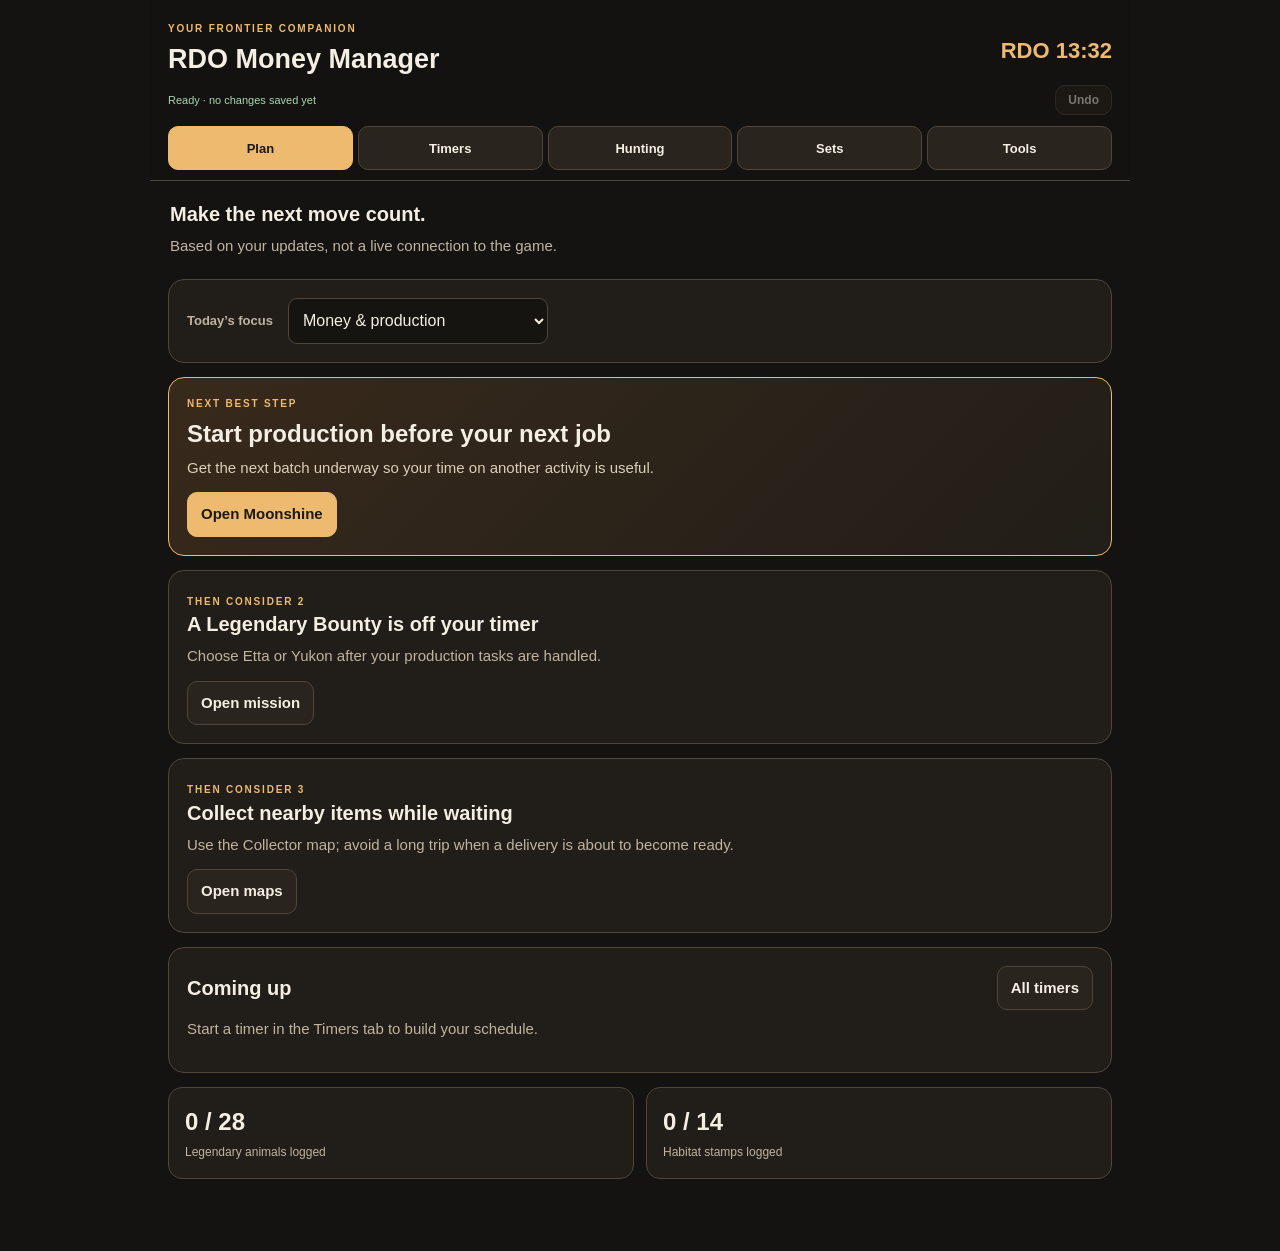
<file: index.html>
<!doctype html>
<html lang="en">
<head>
<meta charset="utf-8"><meta name="viewport" content="width=device-width,initial-scale=1,viewport-fit=cover">
<meta name="theme-color" content="#1c1814"><meta name="apple-mobile-web-app-capable" content="yes">
<meta name="description" content="A private, on-device Red Dead Online timer and collection companion.">
<title>RDO Money Manager · Companion</title>
<link rel="stylesheet" href="./companion.css?v=20260922a">
<script type="module" src="./companion.mjs?v=20260922a"></script>
</head>
<body>
<a class="skip" href="#main">Skip to tracker</a>
<header><div class="brand"><div><span class="eyebrow">YOUR FRONTIER COMPANION</span><h1>RDO Money Manager</h1></div><span id="gameClock" class="clock">--:--</span></div>
<div class="savebar"><span id="saveStatus" role="status">Loading saved progress…</span><button id="undo" data-action="undo" disabled>Undo</button></div>
<nav aria-label="Tracker sections"><button data-view="plan" aria-pressed="true">Plan</button><button data-view="timers" aria-pressed="false">Timers</button><button data-view="hunt" aria-pressed="false">Hunting</button><button data-view="sets" aria-pressed="false">Sets</button><button data-view="tools" aria-pressed="false">Tools</button></nav>
</header>
<main id="main">
<div id="loading" class="card"><h2>Restoring your progress</h2><p>Your existing timers and collections are read before new defaults can be saved.</p><noscript>This tracker needs JavaScript enabled in your browser.</noscript></div>
<div id="app" hidden>
<section data-panel="plan">
<div class="sectionheading"><h2>Make the next move count.</h2><p>Based on your updates, not a live connection to the game.</p></div>
<div class="card controls"><label for="goal">Today’s focus</label><select id="goal" data-setting="goal"><option value="cash">Money & production</option><option value="collection">Finish my collections</option></select></div>
<div id="recommendations"></div>
<div class="card"><div class="heading"><h2>Coming up</h2><button data-view="timers">All timers</button></div><div id="upcoming"></div></div>
<div class="stats"><div><strong id="planLegends">0 / 28</strong><span>Legendary animals logged</span></div><div><strong id="planSet">0 / 14</strong><span>Habitat stamps logged</span></div></div>
</section>
<section data-panel="timers" hidden>
<div class="sectionheading"><h2>Tap what happened.</h2><p>Closing your phone does not reset these time calculations. In-game production can still stop; pause or correct its estimate when needed.</p></div>
<article class="card" id="etta"><div class="heading"><h2>Etta Doyle</h2><span class="pill" id="ettaBadge">Not running</span></div>
<p>Start when you regain control after the cutscene. The capture cue is an approximate reminder; wait for her leaving dialogue.</p>
<strong id="ettaElapsed" class="timer">00:00</strong><div id="ettaCue" class="notice">Ready for a new run.</div>
<label for="ettaTarget">Your turn-in checkpoint</label><select id="ettaTarget" data-setting="ettaTarget"><option value="12">12 minutes</option><option value="30">30 minutes</option></select>
<div class="actions"><button class="primary" data-action="ettaStart">Start after cutscene</button><button data-action="ettaCaptured">Etta hogtied</button><button data-action="ettaFinish">Turned her in</button><button data-action="ettaCancel">Cancel / failed run</button></div>
<small>Checkpoints are choices, not a guarantee of the best payout per hour. No background alarm is promised.</small></article>
<article class="card" id="bounty"><div class="heading"><h2>Legendary Bounty cooldown</h2><span class="pill">Shared timer</span></div><strong class="timer" id="bountyTimer">Ready</strong><p>Etta and Yukon use this planning timer. Correct it to match the in-game board.</p><div class="actions"><button data-action="yukonFinish">Finished Yukon</button><button data-action="editTimer" data-timer="bounty">Correct remaining time</button></div></article>
<article class="card" id="moon"><div class="heading"><h2>Moonshine</h2><span class="pill" id="moonBadge">Idle</span></div>
<label for="recipe">Flavor you are tracking</label><input id="recipe" maxlength="60" value="Berry Cobbler" data-field="recipe">
<div class="two"><div><label for="moonMinutes">Production minutes shown in-game</label><input id="moonMinutes" type="number" min="1" max="360" inputmode="decimal" data-setting="moonMinutes"></div><div><label>Estimated time left</label><strong id="moonTimer" class="timer compact">Not started</strong></div></div>
<div class="actions"><button class="primary" data-action="moonStart">Start batch</button><button data-action="moonPause" id="moonPause">Pause production</button><button data-action="moonReady">Ready in-game</button><button data-action="moonSold">Sold batch</button><button data-action="editTimer" data-timer="moon">Correct time left</button></div>
<div class="divider"></div><div class="heading"><h3>Buyer cycle</h3><strong id="buyerTimer">Not synced</strong></div><p id="buyerCycleNote">Enter the current in-game reset countdown once. Names still need checking each cycle.</p>
<div class="actions"><button data-action="editTimer" data-timer="buyer">Sync reset countdown</button></div>
<label for="buyerStatus">What did Marcel show for this flavor?</label><select id="buyerStatus" data-field="buyerStatus"><option value="unknown">Not checked this cycle</option><option value="preferred">A preferred buyer is available</option><option value="bert">Checked — only Bert / no preferred buyer</option></select>
<label for="buyerName">Confirmed buyer name (optional)</label><input id="buyerName" maxlength="60" placeholder="Name from your game" data-field="buyerName">
<div class="notice" id="buyerDecision"></div>
<details><summary>Compare selling now with waiting</summary><p>This replaces the old fixed 18-minute rule. Use actual RDO$ offers. The result is an optimistic estimate, not a guaranteed optimal strategy.</p>
<div class="two"><div><label for="offerNow">Best offer available now (RDO$)</label><input id="offerNow" data-quote="offerNow" type="number" min="0" max="100000" step="0.01" inputmode="decimal"></div><div><label for="offerBetter">Expected preferred offer (RDO$)</label><input id="offerBetter" data-quote="offerBetter" type="number" min="0" max="100000" step="0.01" inputmode="decimal"></div><div><label for="nextCost">Next batch’s total costs (RDO$)</label><input id="nextCost" data-quote="nextCost" type="number" min="0" max="100000" step="0.01" inputmode="decimal"></div><div><label for="deliveryMinutes">Delivery + restart minutes (estimate)</label><input id="deliveryMinutes" data-quote="deliveryMinutes" type="number" min="1" max="120" inputmode="decimal"></div></div>
<small>Wait limit = extra sale revenue ÷ estimated net revenue per minute of the next batch. Assumes the preferred buyer appears at the next reset; excludes other jobs and travel to the shack. Do not count sunk costs from the current batch again.</small></details>
<details><summary>Berry Cobbler ingredients</summary><p>Canned Peaches + Peach + Raspberry. Buy the peach items in the game; use the plant map to find raspberry bushes in the Heartlands.</p><a class="button" href="https://jeanropke.github.io/RDOMap/" target="_blank" rel="noopener noreferrer">Open plant / animal map ↗</a></details></article>
<article class="card" id="trader"><div class="heading"><h2>Trader</h2><span class="pill">Your last observation</span></div>
<label for="goods">Goods you see in Cripps’ menu</label><div class="stepper"><button data-action="goodsMinus" aria-label="Subtract five goods">−5</button><input id="goods" type="number" min="0" max="100" data-field="goods" inputmode="numeric"><button data-action="goodsPlus" aria-label="Add five goods">+5</button></div>
<div class="two"><div><label for="materials">Materials</label><select id="materials" data-field="materials"><option value="unknown">Not checked</option><option value="good">Good</option><option value="low">Low</option></select></div><div><label for="supplies">Supplies</label><select id="supplies" data-field="supplies"><option value="unknown">Not checked</option><option value="good">Supplied</option><option value="need">Need resupply</option></select></div></div>
<div class="actions"><button data-action="traderResupply">Resupplied · set 50m check</button><button data-action="traderSold">Delivered wagon</button></div><p id="traderReminder">Goods do not increase automatically: missions and missing materials can stop production.</p></article>
<div class="two"><article class="card" id="telegram"><h2>Telegram</h2><strong class="timer compact" id="telegramTimer">Ready</strong><div class="actions"><button data-action="telegramFinish">Finished Telegram</button><button data-action="editTimer" data-timer="telegram">Correct timer</button></div></article><article class="card" id="harriet"><h2>Harriet list reminder</h2><strong class="timer compact" id="harrietTimer">Not set</strong><div class="actions"><button data-action="harrietStart">List just rotated</button><button data-action="editTimer" data-timer="harriet">Set remaining</button></div><small>A reminder to check the list, not a live mission list.</small></article></div>
</section>
<section data-panel="hunt" hidden>
<div class="sectionheading"><h2>Hunt eligible animals first.</h2><p>28 free-roam variants. Preferred times are helpful, not hard spawn gates. Cooldowns here are manually logged community estimates, not server readings.</p></div>
<div class="card"><div class="heading"><h3>Game-time calibration</h3><span id="clockState" class="pill">Estimated clock</span></div><p>Uses the Jean Ropke clock formula, with your saved correction. Recalibrate after a mission/session if your game clock differs.</p><div class="two"><div><label for="calibration">Time you see in RDO</label><input id="calibration" type="time"></div><div><label for="weather">Weather you see in RDO</label><select id="weather" data-field="weather"><option value="unknown">Not sure</option><option value="clear">Clear</option><option value="rain">Rain</option><option value="foggy">Foggy</option><option value="storm">Storm</option></select></div></div><div class="actions"><button data-action="calibrate">Save clock correction</button><button data-action="clockReset">Use map clock</button></div><small>Weather becomes “unconfirmed” after 15 real minutes until you check it again.</small></div>
<div class="card"><div class="two"><label class="check"><input type="checkbox" id="missingOnly" data-filter="missingOnly"> Only animals I still need</label><label class="check"><input type="checkbox" id="hideCooldowns" data-filter="hideCooldowns"> Hide species on cooldown</label></div><label for="animalSearch">Find an animal</label><input id="animalSearch" type="search" placeholder="Try Emerald, fox, gator…"><p id="huntCount"></p></div>
<div id="huntList"></div>
<details class="card"><summary>What does the 72-hour timer mean?</summary><p>The tracker uses Jean Ropke’s 72-real-hour species timer as a planning estimate. It cannot see who triggered a spawn or your actual server cooldown. Other players and scripted missions can differ. “Got it now” logs a cooldown; “Already have it” only updates the checklist. Clear a mistaken timer below or use Undo.</p><div id="cooldownControls"></div></details>
<div class="card" id="maps"><h3>Maps & reference</h3><p>“Map pins” opens the selected animal’s Jean Ropke preview. These are possible spawn locations, not live animals in your lobby.</p><div class="actions"><a class="button" href="https://jeanropke.github.io/RDOMap/" target="_blank" rel="noopener noreferrer">Full RDO map ↗</a><a class="button" href="https://jeanropke.github.io/RDR2CollectorsMap/" target="_blank" rel="noopener noreferrer">Collector map ↗</a></div></div>
</section>
<section data-panel="sets" hidden>
<div class="sectionheading"><h2>Mountain & Grassland</h2><p>A sample and a Harriet stamp are different steps. Mark what you actually completed in-game.</p></div>
<div class="card"><div class="heading"><h3 id="setProgress">0 / 14 stamped</h3><span class="pill" id="sampleProgress">0 sampled</span></div><progress id="setBar" value="0" max="14"></progress><div id="setAdvice" class="notice"></div><label class="check"><input id="setMissing" type="checkbox"> Show missing stamps only</label><div class="actions"><button data-action="setReset">New checklist after trade-in</button></div><small>Clears only this set’s sample/stamp checkboxes after you confirm. Does not sell or trade anything in-game.</small></div>
<div id="setList"></div><div class="card"><h3>Use the map instead of roaming blindly</h3><p>Heartlands: bison, pronghorns and deer. Little Creek / Cumberland: elk. Grizzlies: bighorns. Save a nighttime pass for timber wolves and badgers. These are suggested search areas, not a guaranteed shortest route.</p><a class="button" href="https://jeanropke.github.io/RDOMap/" target="_blank" rel="noopener noreferrer">Show the animal map ↗</a></div>
</section>
<section data-panel="tools" hidden>
<div class="sectionheading"><h2>Your saves, your settings.</h2><p>No Rockstar login. No server save or paid service. Your progress stays in this browser unless you export it.</p></div>
<div class="card"><h3>Save health</h3><p id="saveDetail">Checking…</p><div class="actions"><button data-action="backupExport">Export backup</button><button data-action="backupImport">Restore backup</button><button data-action="testStart">Run 60-second save test</button></div><input id="importFile" type="file" accept=".json,application/json" hidden><div id="testStatus" class="notice">A backup file protects progress even if the browser removes website data.</div><p>For the test, start it, lock your phone or switch apps, then return. It should show the elapsed time correctly. Browser tests cannot guarantee how your particular iPhone handles storage.</p><small>Keep using the same browser. Clearing website data or moving between an in-app browser and Safari can mean a different save. Export before changing browsers.</small></div>
<div class="card"><h3>Timer defaults</h3><p>Editable planning values. Match the numbers your game actually shows.</p><div class="two"><div><label for="bountyMinutes">Legendary Bounty minutes</label><input id="bountyMinutes" type="number" min="1" max="360" data-setting="bountyMinutes"></div><div><label for="telegramMinutes">Telegram minutes</label><input id="telegramMinutes" type="number" min="1" max="360" data-setting="telegramMinutes"></div><div><label for="buyerCycleMinutes">Buyer-cycle minutes</label><input id="buyerCycleMinutes" type="number" min="1" max="360" data-setting="buyerCycleMinutes"></div><div><label for="harrietMinutes">Harriet reminder minutes</label><input id="harrietMinutes" type="number" min="1" max="360" data-setting="harrietMinutes"></div></div><label for="bonusUntil">You verified a Telegram bonus — expiry date</label><input id="bonusUntil" type="date" data-setting="bonusUntil"><small>Blank means no assumed bonus. Expired dates stop affecting priorities automatically. This is not a live bonus feed.</small></div>
<div class="card"><div class="heading"><h3>Session RDO$</h3><button data-action="ledgerNew">New session</button></div><p id="ledgerSummary">Log actual money received; no guessed posse cuts.</p><div class="two"><div><label for="moneyMine">Your net change</label><input id="moneyMine" type="number" step="0.01" inputmode="decimal" placeholder="Payout minus costs"></div><div><label for="moneyFriend">Friend’s actual net change</label><input id="moneyFriend" type="number" step="0.01" inputmode="decimal" placeholder="Optional"></div></div><label for="moneyNote">Activity (optional)</label><input id="moneyNote" maxlength="80" placeholder="Trader delivery"><div class="actions"><button data-action="ledgerAdd">Log earnings</button></div><small>Hourly rate uses elapsed real time from this session’s first log. Start a new session after a long break; it is not a skill rating.</small></div>
<details class="card"><summary>Recent changes</summary><div id="history"></div></details>
<details class="card"><summary>Sources, limits & older version</summary><p>Animal windows and map links use the community-maintained <a href="https://github.com/jeanropke/RDOMap/blob/master/data/animal_legendary.json" target="_blank" rel="noopener noreferrer">Jean Ropke dataset</a>. Its <a href="https://github.com/jeanropke/RDOMap/blob/master/assets/js/legendary.js" target="_blank" rel="noopener noreferrer">species timer implementation</a> informs the manual cooldown estimates. Habitat guidance is retained from the previous tracker.</p><p>This app cannot detect your game state, guarantee spawns, predict buyer names, or send a reliable alarm while your phone is locked. It never requests account credentials. Imported backups are validated before use.</p><p>The original tracker files are preserved. <a href="./classic.html">Open the older tracker</a> (its saves are separate after the new app’s first import).</p><small>Build <span id="buildVersion">20260922a</span> · RDO Companion</small></details>
</section>
</div>
</main>
<dialog id="timerDialog"><form id="timerForm"><h2 id="timerTitle">Correct timer</h2><p>Enter minutes, MM:SS, or H:MM:SS. This changes the tracker only.</p><label for="timerInput">Remaining time</label><input id="timerInput" required placeholder="12:30" inputmode="decimal" autocomplete="off"><div class="actions"><button class="primary" type="submit">Save remaining time</button><button type="button" data-action="closeDialog">Cancel</button></div><p id="timerError" class="error" role="alert"></p></form></dialog>
<dialog id="mapDialog"><div class="heading"><h2 id="mapTitle">Animal map</h2><button data-action="closeMap">Close</button></div><p>Community spawn pins, not live animals. The map is loaded only when opened.</p><div id="mapFrame"></div><a id="mapExternal" class="button" target="_blank" rel="noopener noreferrer">Open this map in a separate tab ↗</a></dialog>
<div id="toast" role="status" aria-live="polite"></div>
</body></html>
</file>
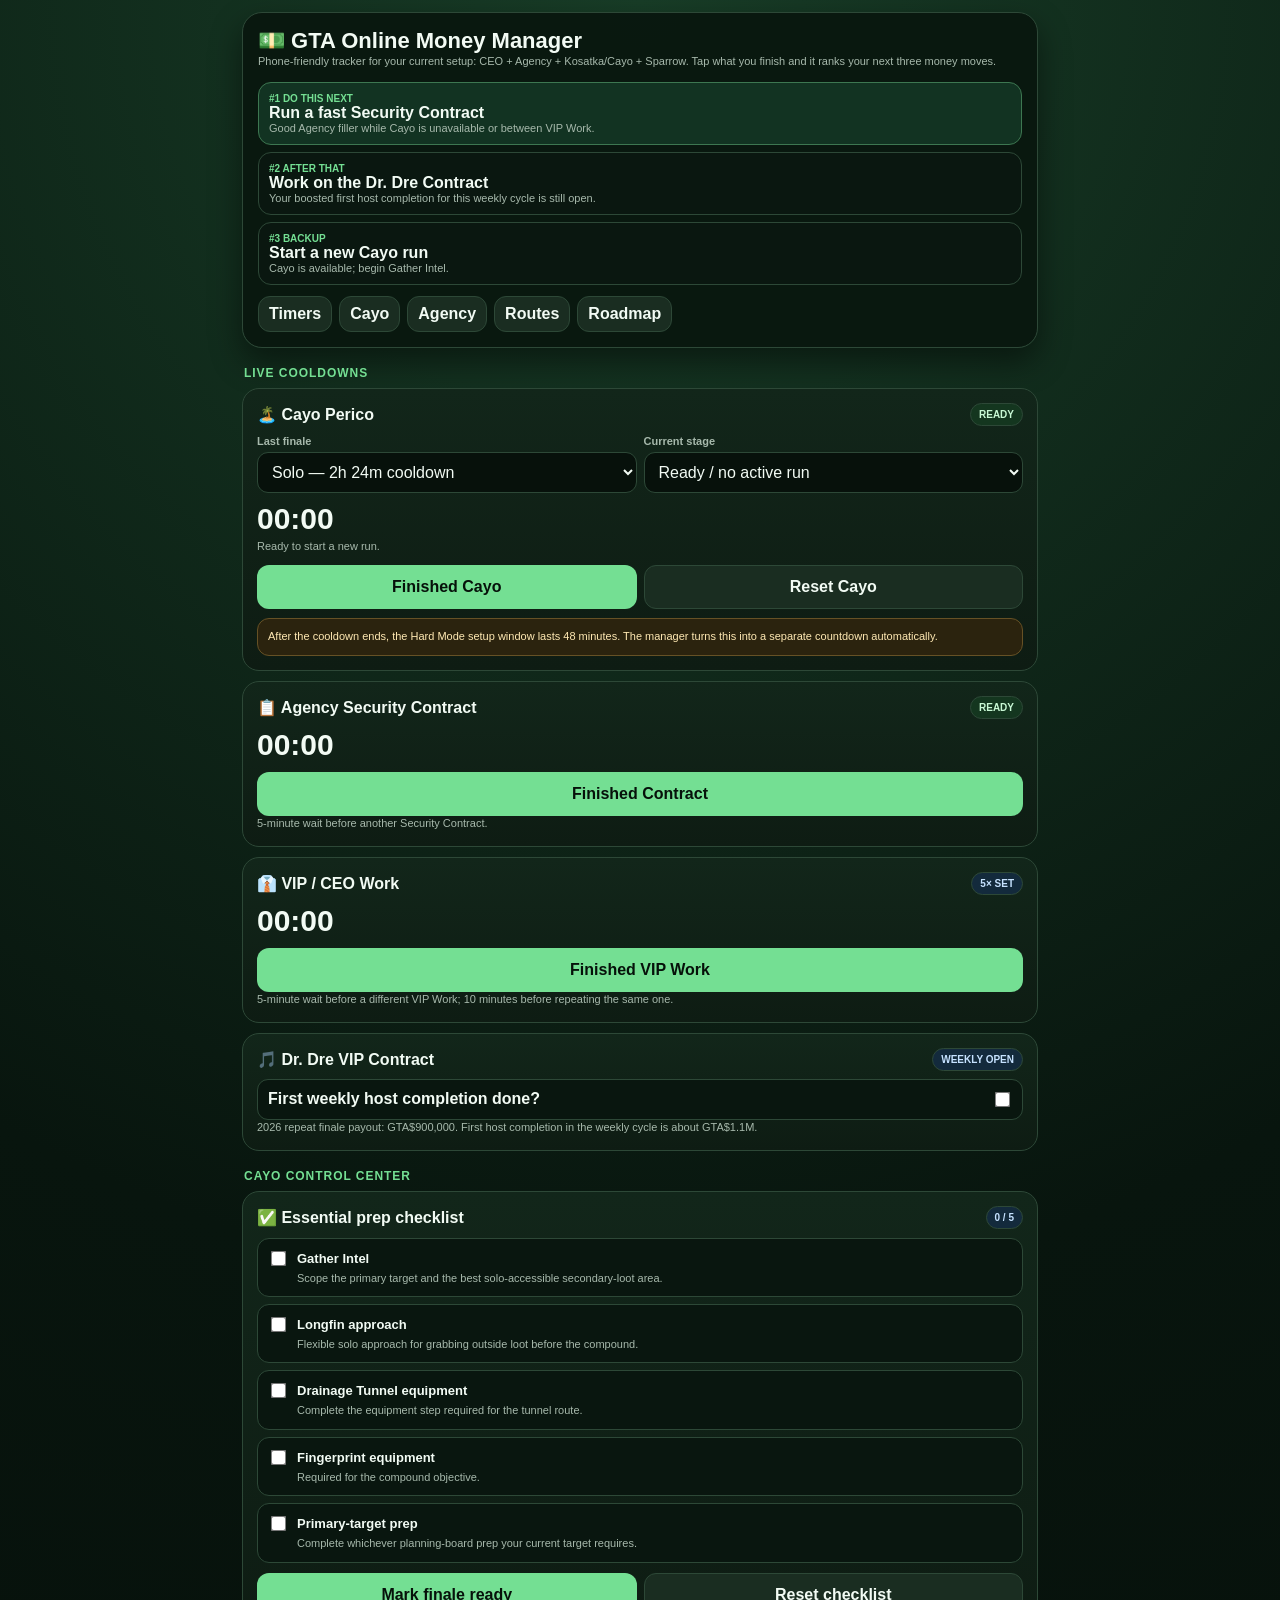
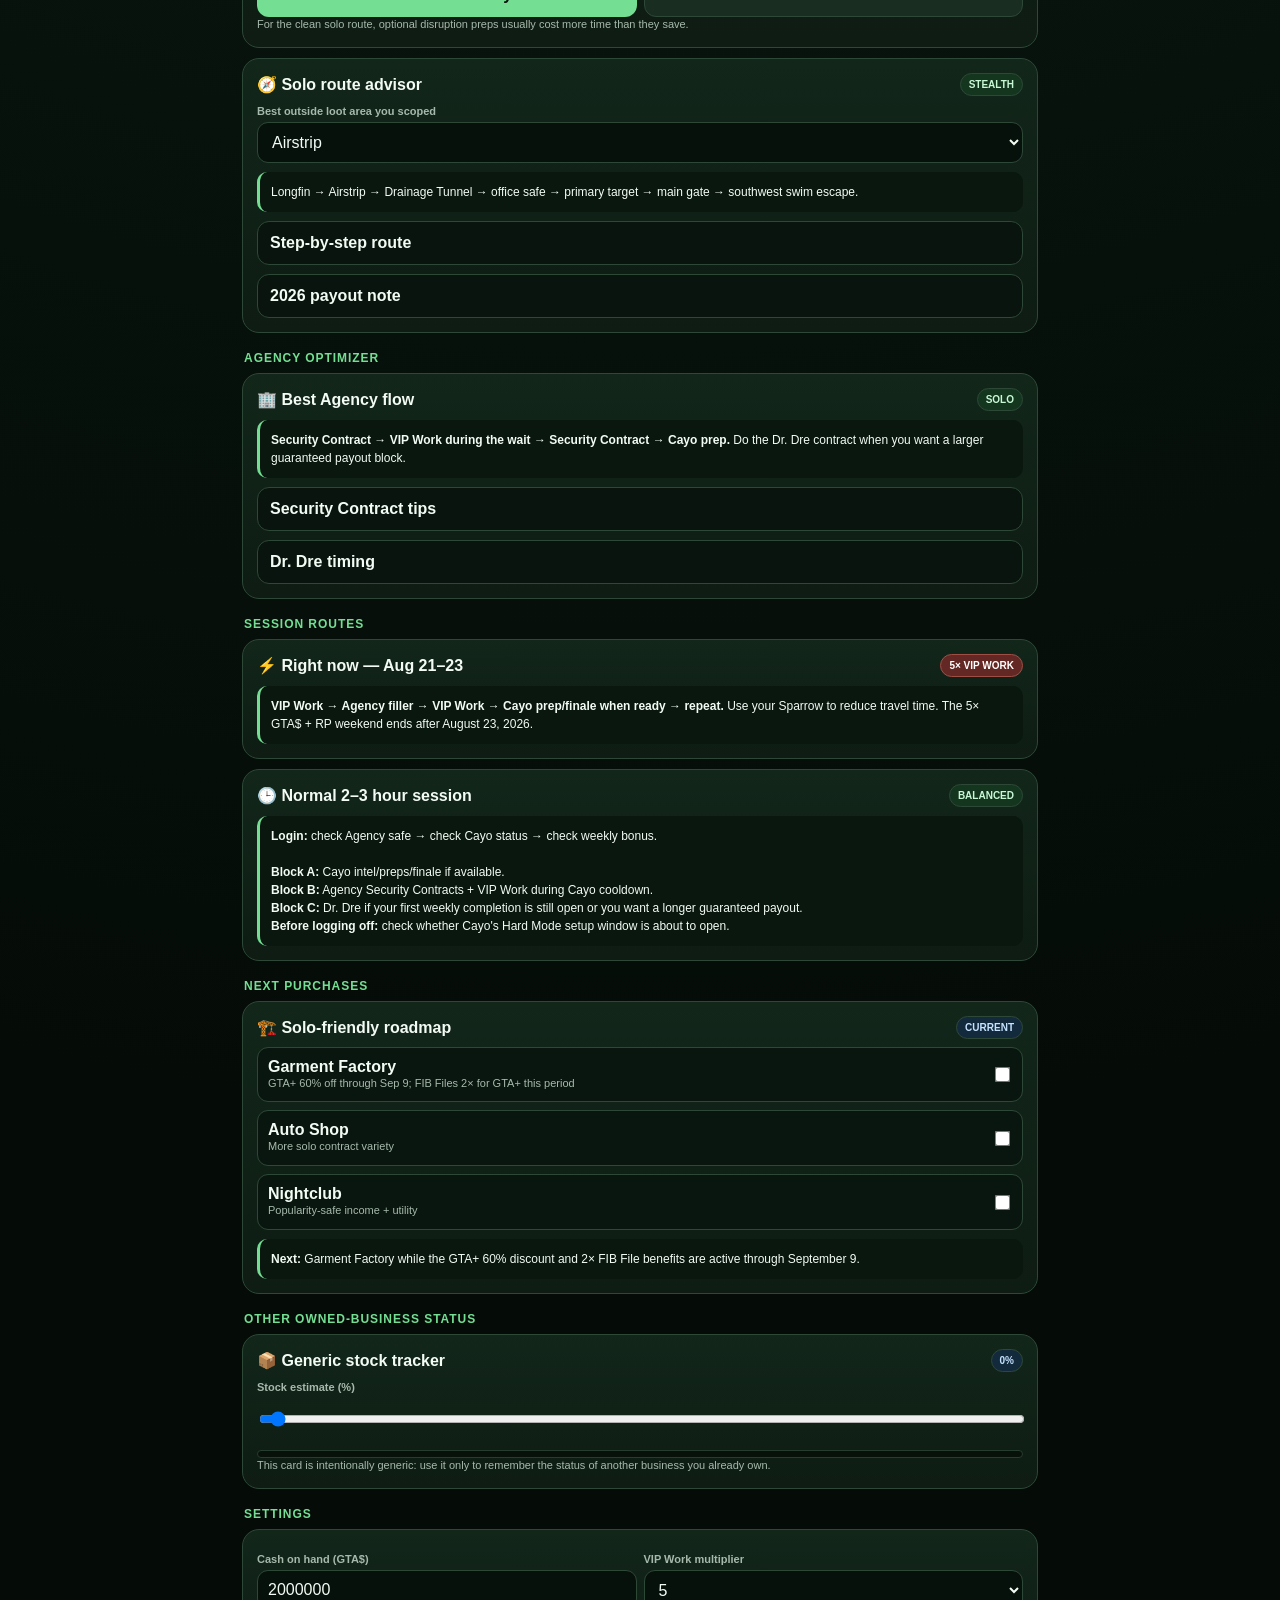
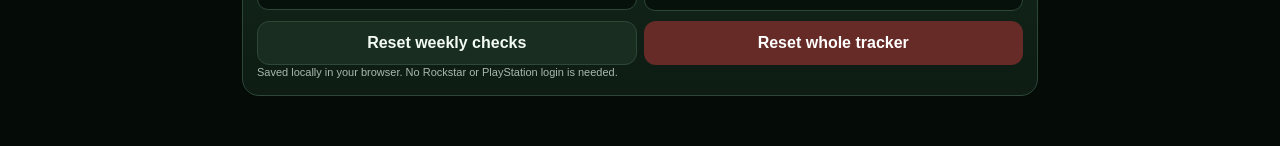
<file: gta/index.html>
<!doctype html>
<html lang="en">
<head>
<meta charset="utf-8">
<meta name="viewport" content="width=device-width,initial-scale=1,viewport-fit=cover">
<meta name="theme-color" content="#07140d">
<meta name="apple-mobile-web-app-capable" content="yes">
<title>GTA Online Money Manager</title>
<style>
:root{--bg:#06100a;--card:#0e1c13;--card2:#12261a;--line:#2d4837;--text:#f2fbf4;--muted:#a7b9ac;--green:#74df93;--yellow:#efc96e;--red:#ff8178;--blue:#79bcff}
*{box-sizing:border-box}body{margin:0;background:radial-gradient(circle at top,#183d27 0,#08150e 38%,#050c08 80%);color:var(--text);font-family:-apple-system,BlinkMacSystemFont,"Segoe UI",Roboto,Arial,sans-serif}.wrap{max-width:820px;margin:auto;padding:12px 12px 50px}
.hero{background:rgba(9,23,15,.96);border:1px solid var(--line);border-radius:20px;padding:15px;box-shadow:0 14px 32px #0007}.hero h1{font-size:22px;margin:0}.sub,.mini{font-size:11px;line-height:1.45;color:var(--muted)}
.nexts{display:grid;gap:7px;margin-top:12px}.next{background:#123322;border:1px solid #3d7751;border-radius:13px;padding:10px}.next:nth-child(n+2){background:#0a1710;border-color:var(--line)}.rank{font-size:10px;font-weight:900;color:var(--green)}.action{font-size:16px;font-weight:900}.why{font-size:11px;color:var(--muted)}
.tabs{display:flex;gap:7px;overflow:auto;margin-top:11px}.tabs button{white-space:nowrap;min-height:34px;padding:8px 10px}
.section{font-size:12px;color:var(--green);font-weight:900;text-transform:uppercase;letter-spacing:.08em;margin:18px 2px 8px}.grid{display:grid;gap:10px}.card{background:linear-gradient(180deg,var(--card2),var(--card));border:1px solid var(--line);border-radius:17px;padding:14px}.title{display:flex;justify-content:space-between;gap:8px;align-items:center;font-weight:900}.badge{font-size:10px;border:1px solid var(--line);border-radius:999px;padding:5px 8px;color:var(--muted);white-space:nowrap}.ready{color:#c8f8d4;background:#14361f}.cool{color:#ffe3a2;background:#3a2c0d}.hot{color:#fff;background:#642824;border-color:#9f4e46}.info{color:#c6e2ff;background:#132a3c}
.timer{font-size:30px;font-weight:900;font-variant-numeric:tabular-nums;margin:9px 0 3px}.split{display:grid;grid-template-columns:1fr 1fr;gap:7px}.buttons{display:grid;grid-template-columns:1fr 1fr;gap:7px;margin-top:10px}.one{grid-template-columns:1fr}
button,input,select{font:inherit}button{min-height:44px;border:0;border-radius:12px;background:var(--green);color:#06110a;font-weight:900;padding:10px}button.secondary{background:#1a2d21;color:var(--text);border:1px solid var(--line)}button.danger{background:#672b27;color:#fff}
.field{margin-top:9px}.field label{display:block;font-size:11px;color:var(--muted);font-weight:800;margin-bottom:5px}input,select{width:100%;border:1px solid var(--line);border-radius:11px;background:#07110b;color:var(--text);padding:10px}input[type=checkbox]{width:auto;transform:scale(1.2)}
.tog{display:flex;justify-content:space-between;align-items:center;gap:10px;border:1px solid var(--line);background:#09160f;border-radius:11px;padding:10px;margin-top:8px}.list{display:grid;gap:7px;margin-top:9px}.item{border:1px solid var(--line);background:#09160f;border-radius:12px;padding:10px}.check{display:flex;gap:9px;align-items:flex-start}.check input{margin-top:3px}.item b{font-size:13px}.item p{margin:4px 0 0;color:var(--muted);font-size:11px;line-height:1.4}
.route{padding:11px;border-left:3px solid var(--green);background:#09170f;border-radius:10px;margin-top:9px;line-height:1.5;font-size:12px}.note{padding:10px;border:1px solid #665125;background:#2b230e;border-radius:12px;color:#ffe9b3;font-size:11px;line-height:1.45;margin-top:9px}
details{border:1px solid var(--line);background:#08140d;border-radius:12px;margin-top:9px;overflow:hidden}summary{padding:12px;font-weight:900;cursor:pointer;list-style:none}summary::-webkit-details-marker{display:none}.body{padding:0 12px 12px;font-size:12px;line-height:1.55;color:#dce8df}.body ul,.body ol{padding-left:20px}.body li{margin:6px 0}
.progress{height:8px;background:#071009;border:1px solid #263d30;border-radius:99px;overflow:hidden;margin-top:8px}.bar{height:100%;background:linear-gradient(90deg,#268f50,#75df94);width:0}
.toast{position:fixed;left:50%;bottom:22px;transform:translateX(-50%);background:#f2fff5;color:#06110a;border-radius:999px;padding:9px 13px;font-weight:900;opacity:0;transition:.2s;z-index:20;max-width:90%;text-align:center}.toast.show{opacity:1}
@media(max-width:480px){.split,.buttons{grid-template-columns:1fr}}
</style>
</head>
<body><div class="wrap">
<div class="hero">
  <h1>💵 GTA Online Money Manager</h1>
  <div class="sub">Phone-friendly tracker for your current setup: CEO + Agency + Kosatka/Cayo + Sparrow. Tap what you finish and it ranks your next three money moves.</div>
  <div class="nexts">
    <div class="next"><div class="rank">#1 DO THIS NEXT</div><div class="action" id="a1">Loading…</div><div class="why" id="w1"></div></div>
    <div class="next"><div class="rank">#2 AFTER THAT</div><div class="action" id="a2">—</div><div class="why" id="w2"></div></div>
    <div class="next"><div class="rank">#3 BACKUP</div><div class="action" id="a3">—</div><div class="why" id="w3"></div></div>
  </div>
  <div class="tabs">
    <button class="secondary" onclick="go('timers')">Timers</button><button class="secondary" onclick="go('cayo')">Cayo</button>
    <button class="secondary" onclick="go('agency')">Agency</button><button class="secondary" onclick="go('routes')">Routes</button><button class="secondary" onclick="go('roadmap')">Roadmap</button>
  </div>
</div>

<div class="section" id="timers">Live cooldowns</div>
<div class="grid">
  <div class="card">
    <div class="title"><span>🏝️ Cayo Perico</span><span class="badge ready" id="cayoBadge">READY</span></div>
    <div class="split">
      <div class="field"><label>Last finale</label><select id="cayoType" onchange="saveUI()"><option value="solo">Solo — 2h 24m cooldown</option><option value="team">Team — 48m cooldown</option></select></div>
      <div class="field"><label>Current stage</label><select id="cayoStage" onchange="saveUI()"><option value="ready">Ready / no active run</option><option value="intel">Gather Intel</option><option value="preps">Doing preps</option><option value="finale">Finale ready</option></select></div>
    </div>
    <div class="timer" id="cayoTimer">00:00</div><div class="mini" id="cayoText"></div>
    <div class="buttons"><button onclick="finishCayo()">Finished Cayo</button><button class="secondary" onclick="resetCayo()">Reset Cayo</button></div>
    <div class="note">After the cooldown ends, the Hard Mode setup window lasts 48 minutes. The manager turns this into a separate countdown automatically.</div>
  </div>

  <div class="card">
    <div class="title"><span>📋 Agency Security Contract</span><span class="badge ready" id="secBadge">READY</span></div>
    <div class="timer" id="secTimer">00:00</div>
    <div class="buttons one"><button onclick="finishSec()">Finished Contract</button></div>
    <div class="mini">5-minute wait before another Security Contract.</div>
  </div>

  <div class="card">
    <div class="title"><span>👔 VIP / CEO Work</span><span class="badge hot" id="vipBadge">5× LIVE</span></div>
    <div class="timer" id="vipTimer">00:00</div>
    <div class="buttons one"><button onclick="finishVip()">Finished VIP Work</button></div>
    <div class="mini">5-minute wait before a different VIP Work; 10 minutes before repeating the same one.</div>
  </div>

  <div class="card">
    <div class="title"><span>🎵 Dr. Dre VIP Contract</span><span class="badge info" id="dreBadge">WEEKLY OPEN</span></div>
    <label class="tog"><span><b>First weekly host completion done?</b></span><input id="dreWeekly" type="checkbox" onchange="saveUI()"></label>
    <div class="mini">2026 repeat finale payout: GTA$900,000. First host completion in the weekly cycle is about GTA$1.1M.</div>
  </div>
</div>

<div class="section" id="cayo">Cayo control center</div>
<div class="grid">
  <div class="card">
    <div class="title"><span>✅ Essential prep checklist</span><span class="badge info" id="prepBadge">0 / 5</span></div>
    <div class="list">
      <label class="item check"><input class="prep" data-k="intel" type="checkbox" onchange="prepChange()"><span><b>Gather Intel</b><p>Scope the primary target and the best solo-accessible secondary-loot area.</p></span></label>
      <label class="item check"><input class="prep" data-k="approach" type="checkbox" onchange="prepChange()"><span><b>Longfin approach</b><p>Flexible solo approach for grabbing outside loot before the compound.</p></span></label>
      <label class="item check"><input class="prep" data-k="tunnel" type="checkbox" onchange="prepChange()"><span><b>Drainage Tunnel equipment</b><p>Complete the equipment step required for the tunnel route.</p></span></label>
      <label class="item check"><input class="prep" data-k="finger" type="checkbox" onchange="prepChange()"><span><b>Fingerprint equipment</b><p>Required for the compound objective.</p></span></label>
      <label class="item check"><input class="prep" data-k="target" type="checkbox" onchange="prepChange()"><span><b>Primary-target prep</b><p>Complete whichever planning-board prep your current target requires.</p></span></label>
    </div>
    <div class="buttons"><button onclick="setFinale()">Mark finale ready</button><button class="secondary" onclick="resetPreps()">Reset checklist</button></div>
    <div class="mini">For the clean solo route, optional disruption preps usually cost more time than they save.</div>
  </div>

  <div class="card">
    <div class="title"><span>🧭 Solo route advisor</span><span class="badge ready">STEALTH</span></div>
    <div class="field"><label>Best outside loot area you scoped</label><select id="lootArea" onchange="saveUI()"><option value="air">Airstrip</option><option value="north">North Dock</option><option value="main">Main Dock</option><option value="none">Go straight to compound</option></select></div>
    <div class="route" id="routeText"></div>
    <details><summary>Step-by-step route</summary><div class="body"><ol>
      <li>Start with the Longfin and go to the best outside loot area you scoped.</li>
      <li>Fill as much of the bag as practical without crossing the island for small gains.</li>
      <li>Take the boat to the Drainage Tunnel and enter the compound.</li>
      <li>Stay on a low-contact stealth path and avoid unnecessary detours.</li>
      <li>Take the office-safe cash because it does not use bag capacity.</li>
      <li>Collect the primary target, leave through the main gate, then head southwest toward the coast.</li>
      <li>Swim away from the southwest side of the island until the escape triggers.</li>
    </ol><p><b>Elite target:</b> full bag, no restarts, and under 15 minutes. A clean run is more important than forcing a risky shortcut.</p></div></details>
    <details><summary>2026 payout note</summary><div class="body"><p>Cayo primary-target values and appearance rates were rebalanced in July 2026. The first scope-out after the weekly reset has better odds than extra runs that same week. Use the value shown on your current planning board for exact payout math.</p></div></details>
  </div>
</div>

<div class="section" id="agency">Agency optimizer</div>
<div class="grid">
  <div class="card">
    <div class="title"><span>🏢 Best Agency flow</span><span class="badge ready">SOLO</span></div>
    <div class="route"><b>Security Contract → VIP Work during the wait → Security Contract → Cayo prep.</b> Do the Dr. Dre contract when you want a larger guaranteed payout block.</div>
    <details><summary>Security Contract tips</summary><div class="body"><ul>
      <li>Favor fast, straightforward contracts when optimizing money per minute.</li>
      <li>Asset Protection is time-gated, so it is usually slower than the best alternatives.</li>
      <li>Every 5 completed Security Contracts raises your Agency safe income by another GTA$500 per in-game day, up to GTA$20,000 after 201 completions.</li>
    </ul></div></details>
    <details><summary>Dr. Dre timing</summary><div class="body"><p>The repeat finale pays GTA$900,000 in 2026, while your first host completion each weekly cycle pays about GTA$1.1M. It fits best into a Cayo cooldown or a longer play session.</p></div></details>
  </div>
</div>

<div class="section" id="routes">Session routes</div>
<div class="grid">
  <div class="card">
    <div class="title"><span>⚡ Right now — Aug 21–23</span><span class="badge hot">5× VIP WORK</span></div>
    <div class="route"><b>VIP Work → Agency filler → VIP Work → Cayo prep/finale when ready → repeat.</b> Use your Sparrow to reduce travel time. The 5× GTA$ + RP weekend ends after August 23, 2026.</div>
  </div>
  <div class="card">
    <div class="title"><span>🕒 Normal 2–3 hour session</span><span class="badge ready">BALANCED</span></div>
    <div class="route"><b>Login:</b> check Agency safe → check Cayo status → check weekly bonus.<br><br><b>Block A:</b> Cayo intel/preps/finale if available.<br><b>Block B:</b> Agency Security Contracts + VIP Work during Cayo cooldown.<br><b>Block C:</b> Dr. Dre if your first weekly completion is still open or you want a longer guaranteed payout.<br><b>Before logging off:</b> check whether Cayo's Hard Mode setup window is about to open.</div>
  </div>
</div>

<div class="section" id="roadmap">Next purchases</div>
<div class="grid">
  <div class="card">
    <div class="title"><span>🏗️ Solo-friendly roadmap</span><span class="badge info">CURRENT</span></div>
    <label class="tog"><span><b>Garment Factory</b><div class="mini">GTA+ 60% off through Sep 9; FIB Files 2× for GTA+ this period</div></span><input id="garment" type="checkbox" onchange="saveUI()"></label>
    <label class="tog"><span><b>Auto Shop</b><div class="mini">More solo contract variety</div></span><input id="autoshop" type="checkbox" onchange="saveUI()"></label>
    <label class="tog"><span><b>Nightclub</b><div class="mini">Popularity-safe income + utility</div></span><input id="nightclub" type="checkbox" onchange="saveUI()"></label>
    <div class="route" id="buyNext"></div>
  </div>
</div>

<div class="section">Other owned-business status</div>
<div class="grid">
  <div class="card">
    <div class="title"><span>📦 Generic stock tracker</span><span class="badge info" id="stockBadge">0%</span></div>
    <div class="field"><label>Stock estimate (%)</label><input id="stock" type="range" min="0" max="100" value="0" oninput="stockChange(this.value)"></div>
    <div class="progress"><div class="bar" id="stockBar"></div></div>
    <div class="mini">This card is intentionally generic: use it only to remember the status of another business you already own.</div>
  </div>
</div>

<div class="section">Settings</div>
<div class="grid"><div class="card">
  <div class="split"><div class="field"><label>Cash on hand (GTA$)</label><input id="cash" type="number" min="0" step="1000" value="2000000" onchange="saveUI()"></div><div class="field"><label>VIP Work multiplier</label><select id="vipMulti" onchange="saveUI()"><option>1</option><option>2</option><option>3</option><option>4</option><option selected>5</option></select></div></div>
  <div class="buttons"><button class="secondary" onclick="resetWeekly()">Reset weekly checks</button><button class="danger" onclick="wipe()">Reset whole tracker</button></div>
  <div class="mini">Saved locally in your browser. No Rockstar or PlayStation login is needed.</div>
</div></div>
</div><div class="toast" id="toast"></div>

<script>
const KEY='gta_money_manager_v2';
const BASE={cayoEnd:0,hardEnd:0,cayoType:'solo',cayoStage:'ready',secEnd:0,vipEnd:0,dreWeekly:false,
prep:{intel:false,approach:false,tunnel:false,finger:false,target:false},lootArea:'air',garment:false,autoshop:false,nightclub:false,stock:0,cash:2000000,vipMulti:5};
let S=(()=>{try{return {...BASE,...JSON.parse(localStorage.getItem(KEY)||'{}')}}catch(e){return {...BASE}}})();S.prep={...BASE.prep,...(S.prep||{})};
const $=i=>document.getElementById(i),now=()=>Date.now(),left=t=>Math.max(0,(t||0)-now());
function fmt(ms){if(ms<=0)return'00:00';let s=Math.ceil(ms/1000),h=Math.floor(s/3600),m=Math.floor((s%3600)/60),ss=s%60;return h?`${h}:${String(m).padStart(2,'0')}:${String(ss).padStart(2,'0')}`:`${String(m).padStart(2,'0')}:${String(ss).padStart(2,'0')}`}
function save(){localStorage.setItem(KEY,JSON.stringify(S))}function toast(t){let x=$('toast');x.textContent=t;x.classList.add('show');setTimeout(()=>x.classList.remove('show'),1600)}function go(id){$(id).scrollIntoView({behavior:'smooth',block:'start'})}
function pull(){S.cayoType=$('cayoType').value;S.cayoStage=$('cayoStage').value;S.dreWeekly=$('dreWeekly').checked;S.lootArea=$('lootArea').value;S.garment=$('garment').checked;S.autoshop=$('autoshop').checked;S.nightclub=$('nightclub').checked;S.cash=Math.max(0,+$('cash').value||0);S.vipMulti=+$('vipMulti').value||1}
function sync(){$('cayoType').value=S.cayoType;$('cayoStage').value=S.cayoStage;$('dreWeekly').checked=S.dreWeekly;$('lootArea').value=S.lootArea;$('garment').checked=S.garment;$('autoshop').checked=S.autoshop;$('nightclub').checked=S.nightclub;$('stock').value=S.stock;$('cash').value=S.cash;$('vipMulti').value=String(S.vipMulti);document.querySelectorAll('.prep').forEach(x=>x.checked=!!S.prep[x.dataset.k])}
function saveUI(){pull();save();render()}
function finishCayo(){pull();let m=S.cayoType==='solo'?144:48;S.cayoEnd=now()+m*60000;S.hardEnd=S.cayoEnd+48*60000;S.cayoStage='ready';S.prep={...BASE.prep};save();sync();render();toast(`Cayo cooldown started: ${m} minutes`)}
function resetCayo(){S.cayoEnd=0;S.hardEnd=0;save();render();toast('Cayo timer reset')}function finishSec(){S.secEnd=now()+5*60000;save();render();toast('5-minute Agency timer started')}function finishVip(){S.vipEnd=now()+5*60000;save();render();toast('5-minute VIP timer started')}
function prepChange(){document.querySelectorAll('.prep').forEach(x=>S.prep[x.dataset.k]=x.checked);if(S.prep.intel&&S.cayoStage==='ready')S.cayoStage='preps';save();sync();render()}function resetPreps(){S.prep={...BASE.prep};save();sync();render();toast('Prep checklist reset')}function setFinale(){S.cayoStage='finale';save();sync();render();toast('Finale marked ready')}
function stockChange(v){S.stock=Math.max(0,Math.min(100,+v||0));save();render()}function resetWeekly(){S.dreWeekly=false;save();sync();render();toast('Weekly check reset')}function wipe(){if(confirm('Reset all GTA Money Manager data on this device?')){S=JSON.parse(JSON.stringify(BASE));save();sync();render();toast('Tracker reset')}}
function bonusLive(){let d=new Date(),a=new Date('2026-08-21T00:00:00-04:00'),b=new Date('2026-08-24T00:00:00-04:00');return d>=a&&d<b}
function cayoState(){if(!S.cayoEnd)return'none';if(now()<S.cayoEnd)return'cool';if(S.hardEnd&&now()<S.hardEnd)return'hard';return'normal'}
function actions(){let a=[],p=(s,x,w)=>a.push({s,x,w}),cs=cayoState(),count=Object.values(S.prep).filter(Boolean).length;
 if(S.cayoStage==='finale')p(100,'Run the Cayo finale','Your finale is ready; this beats filler work.');
 if(cs==='hard')p(99,'Start the next Cayo setup now','Your 48-minute Hard Mode setup window is open.');
 if(S.cayoStage==='intel')p(96,'Finish Gather Intel','Scope the primary target and your best solo loot area.');
 if(S.cayoStage==='preps'&&count<5)p(95,'Finish the remaining Cayo preps',`${5-count} essential prep${5-count===1?'':'s'} left.`);
 if(bonusLive()&&S.vipMulti>=5&&left(S.vipEnd)<=0)p(94,'Run 5× VIP Work','The Aug 21–23 bonus is temporary; use it while it is live.');
 if(left(S.secEnd)<=0)p(80,'Run a fast Security Contract','Good Agency filler while Cayo is unavailable or between VIP Work.');
 if(!S.dreWeekly)p(76,'Work on the Dr. Dre Contract','Your boosted first host completion for this weekly cycle is still open.');
 if(cs==='cool')p(72,'Fill the Cayo cooldown','Use Agency/VIP work for the next '+fmt(left(S.cayoEnd))+'.');
 if((cs==='normal'||cs==='none')&&S.cayoStage==='ready')p(70,'Start a new Cayo run','Cayo is available; begin Gather Intel.');
 a.sort((x,y)=>y.s-x.s);return a.slice(0,3)}
function route(){return{air:'Longfin → Airstrip → Drainage Tunnel → office safe → primary target → main gate → southwest swim escape.',north:'Longfin → North Dock → Drainage Tunnel → office safe → primary target → main gate → southwest swim escape.',main:'Longfin → Main Dock → Drainage Tunnel → office safe → primary target → main gate → southwest swim escape.',none:'Longfin → Drainage Tunnel → office safe → primary target → main gate → southwest swim escape.'}[S.lootArea]}
function buyNext(){if(!S.garment)return'<b>Next:</b> Garment Factory while the GTA+ 60% discount and 2× FIB File benefits are active through September 9.';if(!S.autoshop)return'<b>Next:</b> Auto Shop for more solo contract variety between Cayo runs.';if(!S.nightclub)return'<b>Next:</b> Nightclub for popularity-safe income and utility.';return'<b>Core solo setup is strong.</b> From here, buy properties based on the current weekly bonuses and what you enjoy.'}
function render(){let cs=cayoState();
 $('secTimer').textContent=fmt(left(S.secEnd));$('secBadge').textContent=left(S.secEnd)<=0?'READY':'COOLDOWN';$('secBadge').className='badge '+(left(S.secEnd)<=0?'ready':'cool');
 $('vipTimer').textContent=fmt(left(S.vipEnd));let bl=bonusLive();$('vipBadge').textContent=bl?`${S.vipMulti}× LIVE`:`${S.vipMulti}× SET`;$('vipBadge').className='badge '+(bl&&S.vipMulti>=5?'hot':'info');
 if(!S.cayoEnd){$('cayoBadge').textContent='READY';$('cayoBadge').className='badge ready';$('cayoTimer').textContent='00:00';$('cayoText').textContent='Ready to start a new run.'}
 else if(cs==='cool'){$('cayoBadge').textContent='COOLDOWN';$('cayoBadge').className='badge cool';$('cayoTimer').textContent=fmt(left(S.cayoEnd));$('cayoText').textContent='Cooldown is running.'}
 else if(cs==='hard'){$('cayoBadge').textContent='HARD WINDOW';$('cayoBadge').className='badge hot';$('cayoTimer').textContent=fmt(left(S.hardEnd));$('cayoText').textContent='Start the next setup before this timer ends to lock Hard Mode.'}
 else{$('cayoBadge').textContent='NORMAL READY';$('cayoBadge').className='badge ready';$('cayoTimer').textContent='00:00';$('cayoText').textContent='Cayo is available; the Hard Mode setup window has passed.'}
 let n=Object.values(S.prep).filter(Boolean).length;$('prepBadge').textContent=`${n} / 5`;$('routeText').textContent=route();$('buyNext').innerHTML=buyNext();$('dreBadge').textContent=S.dreWeekly?'WEEKLY DONE':'WEEKLY OPEN';$('dreBadge').className='badge '+(S.dreWeekly?'ready':'info');$('stockBadge').textContent=S.stock+'%';$('stockBar').style.width=S.stock+'%';
 let arr=actions();for(let i=0;i<3;i++){let o=arr[i]||{x:'—',w:''};$(`a${i+1}`).textContent=o.x;$(`w${i+1}`).textContent=o.w}}
sync();render();setInterval(render,1000);
</script></body></html>
</file>
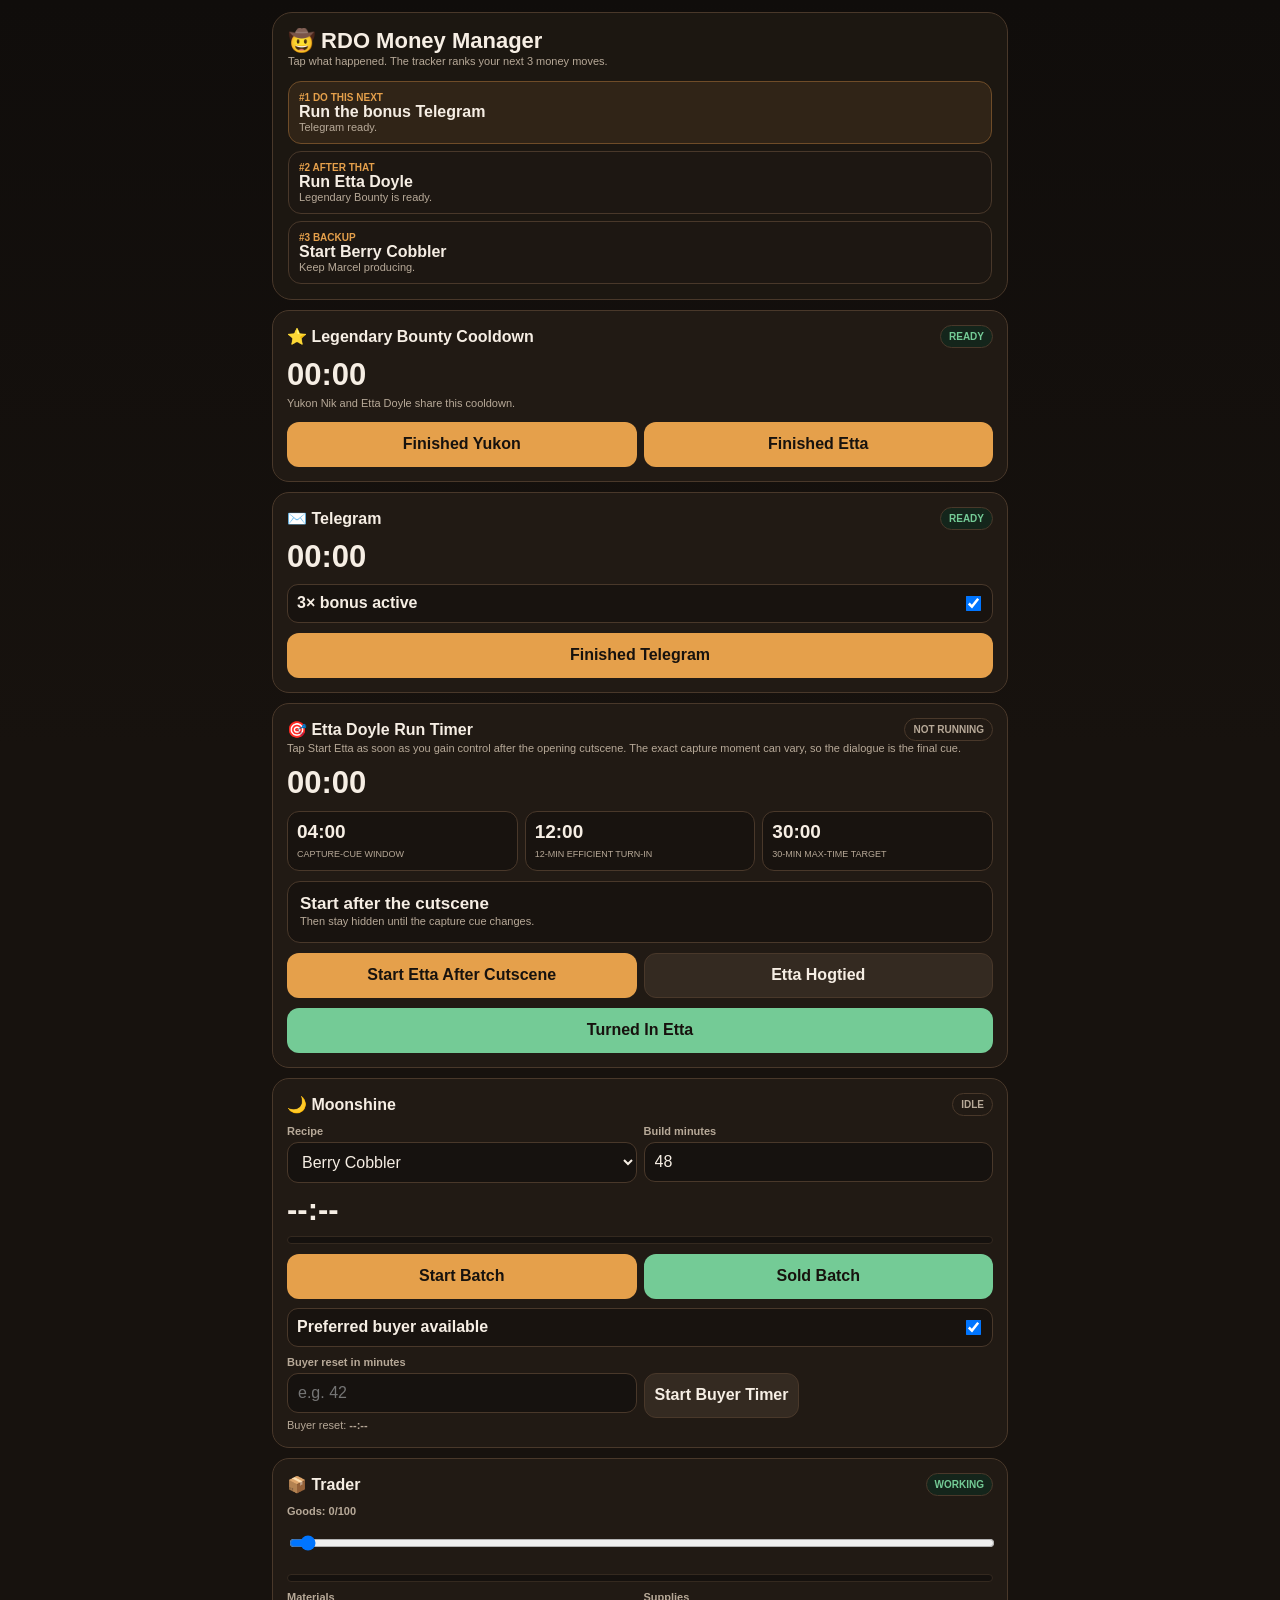
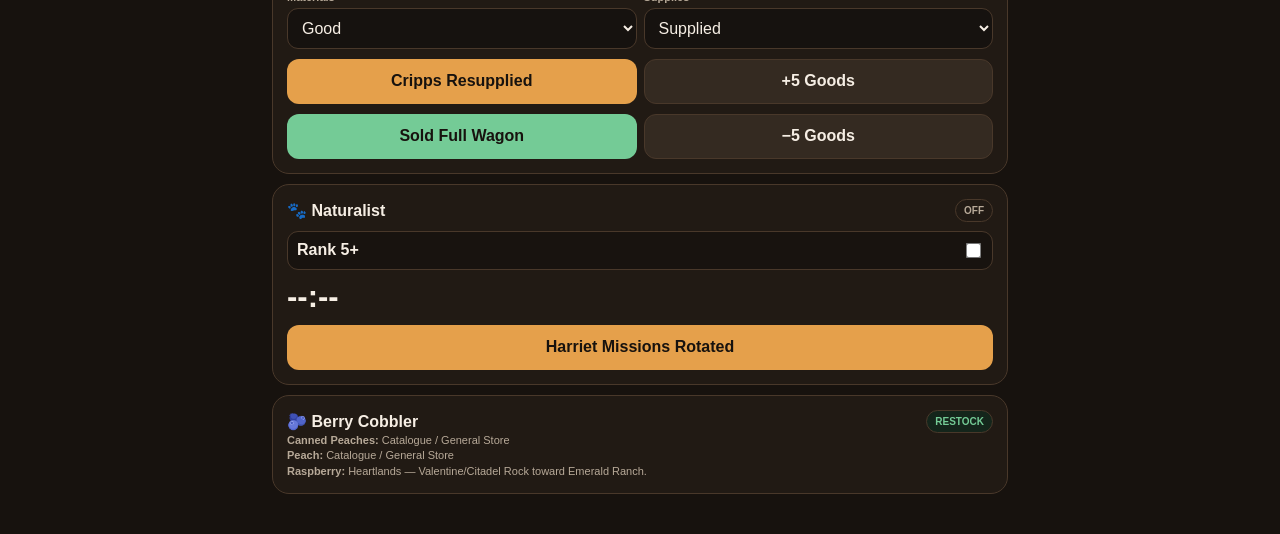
<file: classic.html>
<!doctype html><html lang="en"><head><meta charset="utf-8"><meta name="viewport" content="width=device-width,initial-scale=1,viewport-fit=cover"><meta name="theme-color" content="#17120e"><meta name="apple-mobile-web-app-capable" content="yes"><title>RDO Money Manager</title><style>:root{--card:#211a14;--line:#49382a;--text:#f6eee4;--muted:#b7a998;--accent:#e5a04b;--good:#74cb96;--warn:#f0c764;--hot:#ef7d6d}*{box-sizing:border-box}body{margin:0;background:linear-gradient(#100d0b,#17120e 35%);color:var(--text);font-family:-apple-system,BlinkMacSystemFont,"Segoe UI",Roboto,Arial,sans-serif}.wrap{max-width:760px;margin:auto;padding:12px 12px 40px}.hero{position:sticky;top:6px;z-index:5;background:rgba(30,24,18,.96);backdrop-filter:blur(12px);border:1px solid var(--line);border-radius:20px;padding:15px}.hero h1{margin:0;font-size:22px}.sub,.mini{font-size:11px;color:var(--muted);line-height:1.4}.nexts{display:grid;gap:7px;margin-top:12px}.next{background:#302417;border:1px solid #6f4c28;border-radius:13px;padding:10px}.next:nth-child(n+2){background:#1d1712;border-color:var(--line)}.rank{font-size:10px;font-weight:900;color:var(--accent)}.action{font-size:16px;font-weight:900}.why{font-size:11px;color:var(--muted)}.grid{display:grid;grid-template-columns:1fr;gap:10px;margin-top:10px}.card{background:var(--card);border:1px solid var(--line);border-radius:17px;padding:14px}.wide{grid-column:1/-1}.title{display:flex;justify-content:space-between;align-items:center;gap:8px;font-size:16px;font-weight:900}.badge{font-size:10px;border:1px solid var(--line);border-radius:999px;padding:5px 8px;color:var(--muted)}.ready{color:var(--good);background:#14251b}.cool{color:var(--warn);background:#28200e}.hot{color:#fff;background:#762d24;border-color:#a84c40}.timer{font-size:31px;font-weight:900;font-variant-numeric:tabular-nums;margin:9px 0 3px}.buttons{display:grid;grid-template-columns:1fr 1fr;gap:7px;margin-top:10px}.one{grid-template-columns:1fr}button,input,select{font:inherit}button{min-height:45px;border-radius:12px;border:0;background:var(--accent);color:#17120e;font-weight:900;padding:10px}button.secondary{background:#342a21;color:var(--text);border:1px solid var(--line)}button.good{background:var(--good)}.field{margin-top:9px}.field label{display:block;font-size:11px;color:var(--muted);font-weight:800;margin-bottom:5px}input,select{width:100%;border:1px solid var(--line);border-radius:11px;background:#16120f;color:var(--text);padding:10px}.split{display:grid;grid-template-columns:1fr 1fr;gap:7px}.progress{height:8px;border-radius:99px;overflow:hidden;background:#15110e;border:1px solid #34291f;margin-top:8px}.bar{height:100%;background:linear-gradient(90deg,#b6722e,#e5a04b);width:0}.tog{display:flex;justify-content:space-between;align-items:center;gap:10px;border:1px solid var(--line);background:#18130f;border-radius:11px;padding:9px;margin-top:9px}.tog input{width:auto;transform:scale(1.2)}.ettaGrid{display:grid;grid-template-columns:repeat(3,1fr);gap:7px;margin-top:10px}.ettaBox{background:#18130f;border:1px solid var(--line);border-radius:12px;padding:9px}.ettaBox b{display:block;font-size:19px;font-variant-numeric:tabular-nums}.ettaBox span{font-size:9px;color:var(--muted)}.cue{margin-top:10px;padding:12px;border-radius:13px;border:1px solid var(--line);background:#18130f}.cue strong{font-size:17px}.cue.hot{background:#4a211c;border-color:#8f463b}.toast{position:fixed;left:50%;bottom:22px;transform:translateX(-50%);background:#f8f0e5;color:#17120e;border-radius:999px;padding:9px 13px;font-weight:900;opacity:0;transition:.2s;z-index:20}.toast.show{opacity:1}@media(max-width:430px){.ettaGrid{grid-template-columns:1fr}.split{grid-template-columns:1fr}}</style></head><body><div class="wrap"><div class="hero"><h1>🤠 RDO Money Manager</h1><div class="sub">Tap what happened. The tracker ranks your next 3 money moves.</div><div class="nexts"><div class="next"><div class="rank">#1 DO THIS NEXT</div><div class="action" id="a1">Loading…</div><div class="why" id="w1"></div></div><div class="next"><div class="rank">#2 AFTER THAT</div><div class="action" id="a2">—</div><div class="why" id="w2"></div></div><div class="next"><div class="rank">#3 BACKUP</div><div class="action" id="a3">—</div><div class="why" id="w3"></div></div></div></div><div class="grid"><div class="card"><div class="title"><span>⭐ Legendary Bounty Cooldown</span><span class="badge ready" id="bountyBadge">READY</span></div><div class="timer" id="bountyTimer">00:00</div><div class="mini">Yukon Nik and Etta Doyle share this cooldown.</div><div class="buttons"><button onclick="finishYukon()">Finished Yukon</button><button onclick="finishEtta()">Finished Etta</button></div></div><div class="card"><div class="title"><span>✉️ Telegram</span><span class="badge ready" id="telegramBadge">READY</span></div><div class="timer" id="telegramTimer">00:00</div><div class="tog"><span><b>3× bonus active</b></span><input id="telegramBonus" type="checkbox" checked onchange="saveUI()"></div><div class="buttons one"><button onclick="finishTelegram()">Finished Telegram</button></div></div><div class="card wide"><div class="title"><span>🎯 Etta Doyle Run Timer</span><span class="badge" id="ettaBadge">NOT RUNNING</span></div><div class="mini">Tap Start Etta as soon as you gain control after the opening cutscene. The exact capture moment can vary, so the dialogue is the final cue.</div><div class="timer" id="ettaElapsed">00:00</div><div class="ettaGrid"><div class="ettaBox"><b id="ettaCapture">04:00</b><span>CAPTURE-CUE WINDOW</span></div><div class="ettaBox"><b id="etta12">12:00</b><span>12-MIN EFFICIENT TURN-IN</span></div><div class="ettaBox"><b id="etta30">30:00</b><span>30-MIN MAX-TIME TARGET</span></div></div><div class="cue" id="ettaCue"><strong>Start after the cutscene</strong><div class="mini">Then stay hidden until the capture cue changes.</div></div><div class="buttons"><button onclick="startEtta()">Start Etta After Cutscene</button><button class="secondary" onclick="markEttaCaptured()">Etta Hogtied</button></div><div class="buttons one"><button class="good" onclick="finishEtta()">Turned In Etta</button></div></div><div class="card wide"><div class="title"><span>🌙 Moonshine</span><span class="badge" id="moonBadge">IDLE</span></div><div class="split"><div class="field"><label>Recipe</label><select id="recipe" onchange="saveUI()"><option>Berry Cobbler</option><option>Other</option></select></div><div class="field"><label>Build minutes</label><input id="moonMins" type="number" value="48" min="1" onchange="saveUI()"></div></div><div class="timer" id="moonTimer">--:--</div><div class="progress"><div class="bar" id="moonBar"></div></div><div class="buttons"><button onclick="startMoon()">Start Batch</button><button class="good" onclick="sellMoon()">Sold Batch</button></div><div class="tog"><span><b>Preferred buyer available</b></span><input id="buyerAvailable" type="checkbox" checked onchange="saveUI()"></div><div class="split"><div class="field"><label>Buyer reset in minutes</label><input id="buyerMins" type="number" min="0" placeholder="e.g. 42"></div><div class="field"><label>&nbsp;</label><button class="secondary" onclick="startBuyer()">Start Buyer Timer</button></div></div><div class="mini">Buyer reset: <b id="buyerTimer">--:--</b></div></div><div class="card wide"><div class="title"><span>📦 Trader</span><span class="badge ready" id="traderBadge">WORKING</span></div><div class="field"><label>Goods: <span id="goodsLabel">0</span>/100</label><input id="goods" type="range" min="0" max="100" value="0" oninput="setGoods(this.value)"></div><div class="progress"><div class="bar" id="goodsBar"></div></div><div class="split"><div class="field"><label>Materials</label><select id="materials" onchange="saveUI()"><option value="good">Good</option><option value="low">Low</option></select></div><div class="field"><label>Supplies</label><select id="supplies" onchange="saveUI()"><option value="good">Supplied</option><option value="need">Need resupply</option></select></div></div><div class="buttons"><button onclick="resupplied()">Cripps Resupplied</button><button class="secondary" onclick="changeGoods(5)">+5 Goods</button></div><div class="buttons"><button class="good" onclick="soldTrader()">Sold Full Wagon</button><button class="secondary" onclick="changeGoods(-5)">−5 Goods</button></div></div><div class="card"><div class="title"><span>🐾 Naturalist</span><span class="badge" id="natBadge">OFF</span></div><div class="tog"><span><b>Rank 5+</b></span><input id="naturalist" type="checkbox" onchange="saveUI()"></div><div class="timer" id="natTimer">--:--</div><div class="buttons one"><button onclick="harrietRotated()">Harriet Missions Rotated</button></div></div><div class="card"><div class="title"><span>🫐 Berry Cobbler</span><span class="badge ready">RESTOCK</span></div><div class="mini"><b>Canned Peaches:</b> Catalogue / General Store<br><b>Peach:</b> Catalogue / General Store<br><b>Raspberry:</b> Heartlands — Valentine/Citadel Rock toward Emerald Ranch.</div></div></div></div><div class="toast" id="toast"></div><script>const K='rdo_manager_v3',B={bountyEnd:0,telegramEnd:0,ettaStart:0,ettaActive:false,ettaCaptured:false,ettaWarned:false,moonStart:0,moonEnd:0,moonDuration:0,moonActive:false,buyerEnd:0,goods:0,materials:'good',supplies:'good',naturalist:false,harrietEnd:0,telegramBonus:true,buyerAvailable:true,recipe:'Berry Cobbler',moonMins:48};let S=(()=>{try{let v=JSON.parse(localStorage.getItem(K)||'{}');if(!Object.keys(v).length)v=JSON.parse(localStorage.getItem('rdo_manager_v2')||localStorage.getItem('rdo_manager_v1')||'{}');return{...B,...v}}catch(e){return{...B}}})();const $=i=>document.getElementById(i),now=()=>Date.now(),left=t=>Math.max(0,(t||0)-now());function save(){localStorage.setItem(K,JSON.stringify(S))}function fmt(ms){if(ms<=0)return'00:00';let s=Math.ceil(ms/1000),m=Math.floor(s/60),ss=s%60;return m>=60?Math.floor(m/60)+':'+String(m%60).padStart(2,'0')+':'+String(ss).padStart(2,'0'):String(m).padStart(2,'0')+':'+String(ss).padStart(2,'0')}function fmtUp(ms){let s=Math.floor(Math.max(0,ms)/1000),m=Math.floor(s/60),ss=s%60;return String(m).padStart(2,'0')+':'+String(ss).padStart(2,'0')}function toast(t){let x=$('toast');x.textContent=t;x.classList.add('show');setTimeout(()=>x.classList.remove('show'),1600)}function beep(){try{let a=new(window.AudioContext||window.webkitAudioContext)(),o=a.createOscillator(),g=a.createGain();o.connect(g);g.connect(a.destination);o.frequency.value=880;g.gain.value=.08;o.start();setTimeout(()=>{o.stop();a.close()},220)}catch(e){}}function badge(id,r,a='READY',b='COOLDOWN'){let x=$(id);x.textContent=r?a:b;x.className='badge '+(r?'ready':'cool')}function pull(){S.telegramBonus=$('telegramBonus').checked;S.buyerAvailable=$('buyerAvailable').checked;S.materials=$('materials').value;S.supplies=$('supplies').value;S.naturalist=$('naturalist').checked;S.recipe=$('recipe').value;S.moonMins=Math.max(1,+$('moonMins').value||48)}function saveUI(){pull();save();render()}function startLegendaryCooldown(){S.bountyEnd=now()+48*60000}function finishYukon(){startLegendaryCooldown();save();render();toast('48-minute Legendary cooldown started')}function startEtta(){S.ettaStart=now();S.ettaActive=true;S.ettaCaptured=false;S.ettaWarned=false;save();render();toast('Etta timer started — stay hidden')}function markEttaCaptured(){if(!S.ettaActive)return toast('Start Etta timer first');S.ettaCaptured=true;save();render();toast('Etta marked hogtied — payout timer keeps running')}function finishEtta(){S.ettaActive=false;S.ettaCaptured=false;S.ettaStart=0;startLegendaryCooldown();save();render();toast('Etta turned in — 48-minute cooldown started')}function finishTelegram(){S.telegramEnd=now()+24*60000;save();render();toast('Telegram cooldown started')}function startMoon(){pull();S.moonStart=now();S.moonDuration=S.moonMins*60000;S.moonEnd=S.moonStart+S.moonDuration;S.moonActive=true;save();render();toast('Moonshine started')}function sellMoon(){S.moonActive=false;S.moonStart=S.moonEnd=S.moonDuration=0;save();render();toast('Moonshine sold')}function startBuyer(){let m=Math.max(0,+$('buyerMins').value||0);if(!m)return toast('Enter minutes first');S.buyerEnd=now()+m*60000;save();render();toast('Buyer timer started')}function setGoods(v){S.goods=Math.max(0,Math.min(100,+v||0));save();render()}function changeGoods(v){setGoods(S.goods+v)}function resupplied(){S.supplies='good';$('supplies').value='good';save();render();toast('Cripps supplied')}function soldTrader(){S.goods=0;save();render();toast('Trader reset')}function harrietRotated(){if(!S.naturalist)return toast('Turn Rank 5+ on first');S.harrietEnd=now()+48*60000;save();render();toast('Harriet timer started')}function actions(){let a=[],p=(s,x,w)=>a.push({s,x,w}),br=left(S.bountyEnd)<=0,tr=left(S.telegramEnd)<=0,mr=S.moonActive&&left(S.moonEnd)<=0,hr=S.naturalist&&left(S.harrietEnd)<=0,e=S.ettaActive?now()-S.ettaStart:0;if(S.goods>=100)p(100,'Sell Trader wagon','100 goods ready.');if(S.ettaActive&&!S.ettaCaptured&&e>=4*60000)p(99,'Listen for Etta escape line → hogtie','The capture window is open. Use her dialogue as the final cue.');if(S.ettaActive&&!S.ettaCaptured&&e>=230000&&e<240000)p(98,'GET READY for Etta','You are about 10 seconds from the usual capture window.');if(S.ettaActive&&!S.ettaCaptured&&e<230000)p(97,'Stay hidden for Etta','Wait until about 4:00 and listen for her escape line.');if(S.ettaActive&&S.ettaCaptured&&e>=12*60000)p(96,'Turn in Etta now','You hit the 12-minute efficiency target; 30 minutes is the max-time target.');if(mr&&S.buyerAvailable)p(95,'Sell '+S.recipe,'Batch ready + preferred buyer available.');if(mr&&!S.buyerAvailable)p(94,'Re-check Moonshine buyers','Batch ready but preferred buyer unavailable.');if(S.supplies==='need')p(93,'Resupply Cripps','Trader production stopped.');if(S.ettaActive&&S.ettaCaptured&&e<12*60000)p(92,'Wait on Etta payout timer','She is captured; wait toward 12:00 before turning in.');if(S.materials==='low'&&S.naturalist&&hr)p(90,'Harriet Legendary Animal → Cripps','Fast material refill.');if(S.telegramBonus&&tr&&!S.ettaActive)p(88,'Run the bonus Telegram','Telegram ready.');if(br&&!S.ettaActive)p(86,'Run Etta Doyle','Legendary Bounty is ready.');if(S.materials==='low')p(82,'Fill Trader materials','Cripps is low.');if(!S.moonActive)p(78,'Start '+S.recipe,'Keep Marcel producing.');p(40,'Collector / regular bounty filler','Use the gap while timers run.');a.sort((x,y)=>y.s-x.s);let o=[],z=new Set;for(const q of a){if(!z.has(q.x)){o.push(q);z.add(q.x)}if(o.length===3)break}return o}function sync(){$('telegramBonus').checked=S.telegramBonus;$('buyerAvailable').checked=S.buyerAvailable;$('materials').value=S.materials;$('supplies').value=S.supplies;$('naturalist').checked=S.naturalist;$('recipe').value=S.recipe;$('moonMins').value=S.moonMins;$('goods').value=S.goods}function render(){pull();let bl=left(S.bountyEnd),tl=left(S.telegramEnd);$('bountyTimer').textContent=fmt(bl);$('telegramTimer').textContent=fmt(tl);badge('bountyBadge',bl<=0);badge('telegramBadge',tl<=0);if(S.ettaActive){let e=now()-S.ettaStart,r4=Math.max(0,4*60000-e),r12=Math.max(0,12*60000-e),r30=Math.max(0,30*60000-e);$('ettaElapsed').textContent=fmtUp(e);$('ettaCapture').textContent=r4?fmt(r4):'WINDOW';$('etta12').textContent=r12?fmt(r12):'READY';$('etta30').textContent=r30?fmt(r30):'MAX';let cue=$('ettaCue');if(S.ettaCaptured){cue.className='cue';cue.innerHTML='<strong>Etta hogtied ✓</strong><div class="mini">Keep the mission timer running toward your turn-in target.</div>';$('ettaBadge').textContent=e>=30*60000?'30M MAX':e>=12*60000?'12M READY':'CAPTURED';$('ettaBadge').className='badge ready'}else if(e>=4*60000){cue.className='cue hot';cue.innerHTML='<strong>HOGTIE CUE WINDOW</strong><div class="mini">Listen for Etta to realize it is a setup and tell the gang to leave. That dialogue is your final cue.</div>';$('ettaBadge').textContent='CAPTURE NOW';$('ettaBadge').className='badge hot';if(!S.ettaWarned){S.ettaWarned=true;beep();setTimeout(beep,320);toast('ETTA CAPTURE WINDOW — listen for escape line')}}else if(e>=230000){cue.className='cue';cue.innerHTML='<strong>GET READY</strong><div class="mini">About 10 seconds until the usual capture window. Watch/listen for Etta.</div>';$('ettaBadge').textContent='GET READY';$('ettaBadge').className='badge cool'}else{cue.className='cue';cue.innerHTML='<strong>Stay hidden</strong><div class="mini">Wait. The tracker will switch to the capture cue around 4:00.</div>';$('ettaBadge').textContent='WAITING';$('ettaBadge').className='badge cool'}}else{$('ettaElapsed').textContent='00:00';$('ettaCapture').textContent='04:00';$('etta12').textContent='12:00';$('etta30').textContent='30:00';$('ettaBadge').textContent='NOT RUNNING';$('ettaBadge').className='badge';$('ettaCue').className='cue';$('ettaCue').innerHTML='<strong>Start after the cutscene</strong><div class="mini">Then stay hidden until the capture cue changes.</div>'}$('goodsLabel').textContent=S.goods;$('goodsBar').style.width=S.goods+'%';if(S.goods>=100)badge('traderBadge',true,'FULL — SELL','');else if(S.supplies==='need')badge('traderBadge',false,'','RESUPPLY');else if(S.materials==='low')badge('traderBadge',false,'','LOW MATERIALS');else badge('traderBadge',true,'WORKING','');if(S.moonActive){let ml=left(S.moonEnd);$('moonTimer').textContent=fmt(ml);$('moonBar').style.width=(ml<=0?100:Math.min(100,(now()-S.moonStart)/S.moonDuration*100))+'%';$('moonBadge').textContent=ml<=0?'READY — SELL':'COOKING';$('moonBadge').className='badge '+(ml<=0?'ready':'cool')}else{$('moonTimer').textContent='--:--';$('moonBar').style.width='0%';$('moonBadge').textContent='IDLE';$('moonBadge').className='badge'}$('buyerTimer').textContent=S.buyerEnd?fmt(left(S.buyerEnd)):'--:--';if(S.naturalist){let nl=left(S.harrietEnd);$('natTimer').textContent=fmt(nl);badge('natBadge',nl<=0,'READY','ROTATING')}else{$('natTimer').textContent='--:--';$('natBadge').textContent='OFF';$('natBadge').className='badge'}let a=actions();for(let i=0;i<3;i++){$('a'+(i+1)).textContent=a[i]?.x||'—';$('w'+(i+1)).textContent=a[i]?.w||''}save()}sync();render();setInterval(render,1000);</script></body></html>
</file>
<file: companion.css>
:root{color-scheme:dark;--bg:#141311;--panel:#211d18;--panel2:#29241e;--ink:#f4eee3;--muted:#c0b4a1;--border:#504538;--accent:#edba70;--green:#a5d7b5;--warn:#f0ca83;--bad:#ffb1a3;--radius:16px}*{box-sizing:border-box}body{margin:0;background:var(--bg);color:var(--ink);font:15px/1.5 -apple-system,BlinkMacSystemFont,'Segoe UI',sans-serif}header,main{max-width:980px;margin:auto}header{position:sticky;top:0;z-index:5;background:#141311f5;padding:16px 18px 0;border-bottom:1px solid var(--border)}.brand,.heading,.savebar{display:flex;align-items:center;justify-content:space-between;gap:12px}.eyebrow{font-size:10px;letter-spacing:1.8px;color:var(--accent);font-weight:800}h1{font-size:clamp(19px,4.2vw,27px);line-height:1.25;margin:4px 0 8px}h2{font-size:20px;line-height:1.3;margin:0 0 6px}h3{font-size:17px;margin:0 0 8px}p{margin:8px 0 13px;color:var(--muted)}small{font-size:12px;color:var(--muted);display:block;margin-top:8px}.clock{font-size:22px;font-weight:750;font-variant-numeric:tabular-nums;white-space:nowrap;color:var(--accent)}.savebar{font-size:11px;min-height:32px;color:var(--green)}.savebar button{font-size:12px;min-height:30px;padding:3px 12px}.savebar .error,.error{color:var(--bad)}nav{display:grid;grid-template-columns:repeat(5,1fr);gap:5px;margin-top:10px;padding-bottom:10px}button,a.button{border:1px solid var(--border);border-radius:10px;background:var(--panel2);color:var(--ink);min-height:44px;padding:10px 13px;font:inherit;font-weight:650;cursor:pointer;display:inline-flex;align-items:center;justify-content:center;text-align:center;text-decoration:none;touch-action:manipulation}button.primary,nav button[aria-pressed=true]{background:var(--accent);border-color:var(--accent);color:#1d1912}nav button{font-size:13px;padding:8px 4px}button:disabled{opacity:.45;cursor:default}button:hover:not(:disabled),a.button:hover{filter:brightness(1.12)}button:focus-visible,a:focus-visible,input:focus-visible,select:focus-visible,summary:focus-visible{outline:3px solid var(--accent);outline-offset:3px}a{color:#d2c5a9}main{padding:20px 18px 72px;padding-bottom:calc(72px + env(safe-area-inset-bottom))}.sectionheading{padding:0 2px 8px}.card{background:var(--panel);border:1px solid var(--border);border-radius:var(--radius);padding:18px;margin-bottom:14px}.card.featured{border:1px solid var(--accent);background:linear-gradient(135deg,#382a1b,#211d18)}.card.featured h2{font-size:24px}.card.featured .eyebrow{display:block;margin-bottom:7px}.card.featured p{color:#dbcfba}.card .heading h2,.card .heading h3{margin:0}.pill{border-radius:30px;border:1px solid var(--border);padding:4px 9px;font-size:11px;white-space:nowrap;color:var(--muted)}.timer{display:block;font-size:39px;font-weight:760;line-height:1.2;margin:14px 0;font-variant-numeric:tabular-nums;letter-spacing:.5px}.timer.compact{font-size:25px}.two,.stats{display:grid;grid-template-columns:1fr 1fr;gap:12px}.two>.card{min-width:0}.stats>div{padding:16px;border:1px solid var(--border);border-radius:14px;background:var(--panel)}.stats strong{display:block;font-size:24px}.stats span{font-size:12px;color:var(--muted)}label{display:block;margin:10px 0 5px;font-size:13px;color:var(--muted);font-weight:650}input,select{width:100%;min-width:0;min-height:46px;padding:10px;border:1px solid var(--border);border-radius:9px;background:#161411;color:var(--ink);line-height:1.3;font-size:16px;font-family:inherit}input[type=checkbox]{width:21px;height:21px;min-height:21px;flex-shrink:0;accent-color:var(--accent)}.check{display:flex;align-items:center;gap:9px;margin:8px 0;min-height:44px}.actions{display:flex;gap:8px;flex-wrap:wrap;margin-top:12px}.actions>*{flex:1 1 140px}.stepper{display:grid;grid-template-columns:auto 1fr auto;gap:8px}.notice{padding:12px 14px;background:#171512;border:1px solid var(--border);border-left:3px solid var(--accent);border-radius:10px;margin:13px 0;color:var(--ink)}.notice.good{border-left-color:var(--green)}.notice.warn{border-left-color:var(--warn)}.notice strong{display:block;font-size:16px}.notice p{font-size:13px;margin-bottom:0}.divider{border-top:1px solid var(--border);margin:20px 0}.eventrow{display:flex;align-items:center;justify-content:space-between;gap:12px;padding:12px 0;border-bottom:1px solid #3a332b}.eventrow:last-child{border:0}.eventrow small{margin:1px 0 0}.eventrow strong{font-variant-numeric:tabular-nums;white-space:nowrap}.controls{display:flex;align-items:center;gap:15px}.controls label{margin:0;flex:0 0 auto}.controls select{max-width:260px}.animal{content-visibility:auto;contain-intrinsic-size:auto 285px}.animal.got{border-color:#42694b}.animal .twopills{display:flex;gap:7px;flex-wrap:wrap;margin:9px 0}.animal .cool{color:var(--warn)}.animal .goodtext{color:var(--green)}.animal h3{font-size:18px}.animal small{font-size:12px}.setrow{padding:15px 18px}.setrow h3{font-size:16px}.setrow p{font-size:13px;margin:4px 0 8px}.setrow.done{border-color:#42694b}progress{width:100%;height:12px;accent-color:var(--accent);margin-top:15px}details{margin-top:15px}summary{cursor:pointer;min-height:38px;font-weight:650;display:list-item;padding:5px 0}details.card summary{min-height:28px}.skip{position:absolute;left:-1000px;top:0}.skip:focus{left:10px;z-index:20;background:var(--accent);color:#111;padding:10px}dialog{width:min(94vw,610px);max-height:90dvh;overflow:auto;border:1px solid var(--border);border-radius:18px;padding:22px;background:var(--panel);color:var(--ink)}dialog::backdrop{background:#000b}#mapDialog{width:min(96vw,920px)}#mapFrame iframe{display:block;border:0;width:100%;height:min(55dvh,540px);background:var(--bg);border-radius:9px;margin:10px 0}#toast{position:fixed;bottom:calc(16px + env(safe-area-inset-bottom));left:50%;transform:translateX(-50%);z-index:15;max-width:90vw;background:var(--ink);color:#161411;border-radius:12px;padding:10px 17px;box-shadow:0 8px 40px #0008;pointer-events:none;opacity:0;transition:opacity .15s}#toast.show{opacity:1}[hidden]{display:none!important}.empty{padding:15px;color:var(--muted)}#history .eventrow{font-size:13px}#history time{font-size:11px;color:var(--muted);white-space:nowrap}@media(min-width:760px){#huntList{display:grid;grid-template-columns:1fr 1fr;gap:14px}#huntList .card{margin:0}#setList{display:grid;grid-template-columns:1fr 1fr;gap:12px}#setList .card{margin:0}}@media(max-width:440px){header{padding:12px 12px 0}main{padding:16px 12px 60px}.card{padding:15px}.two{grid-template-columns:1fr}.two .card{margin-bottom:0}.two{margin-bottom:12px}.heading{align-items:flex-start}.pill{white-space:normal}.clock{font-size:20px}.controls{display:block}.controls select{max-width:none}.controls label{margin-bottom:8px}#saveStatus{max-width:75%;line-height:1.3}}@media(prefers-reduced-motion:reduce){*{scroll-behavior:auto!important;transition:none!important}}

article[id],#maps{scroll-margin-top:180px}
</file>
